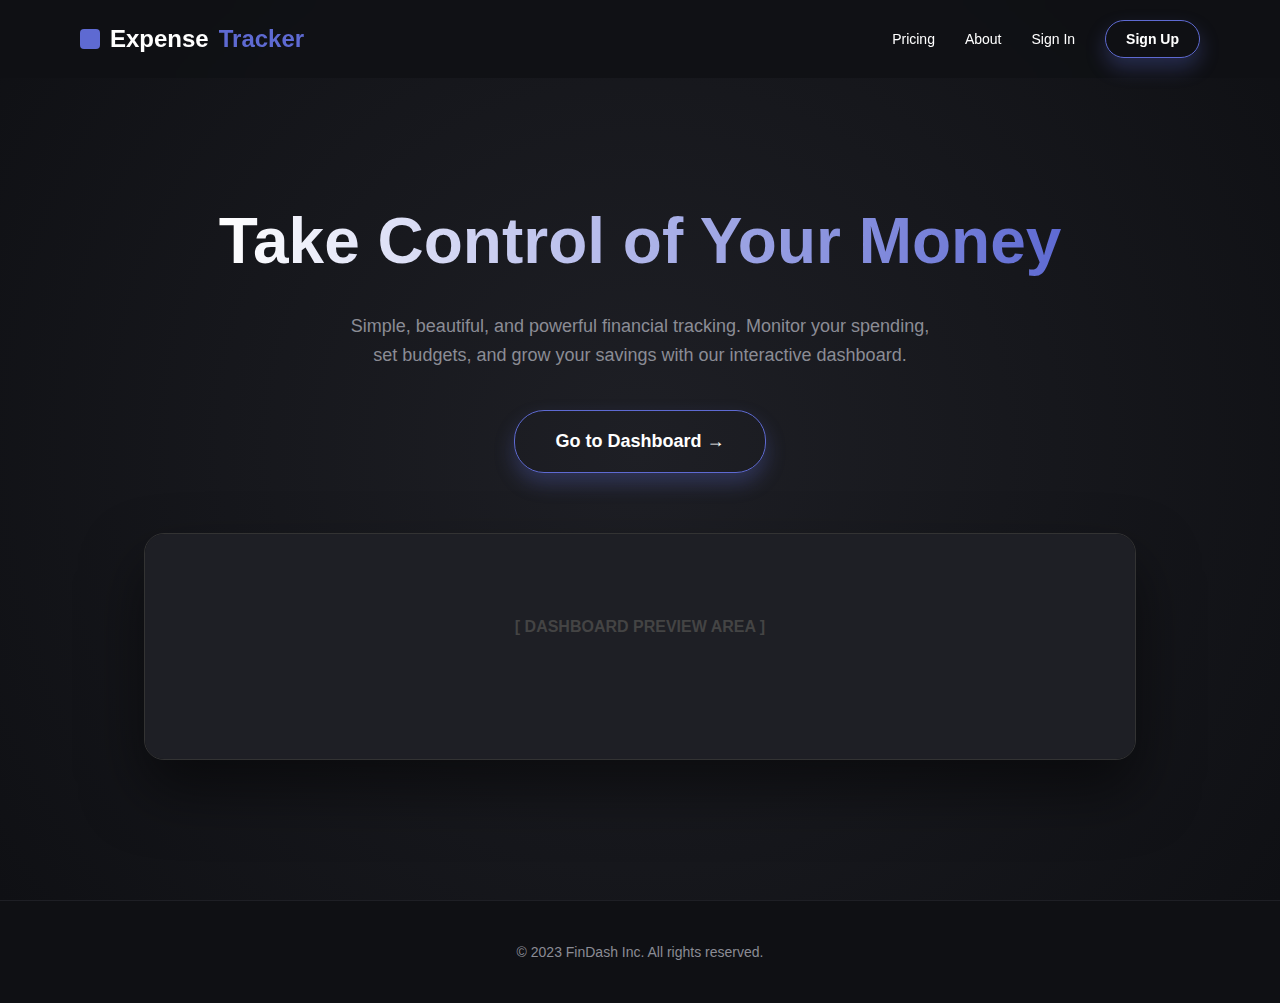
<file: index.html>
<!DOCTYPE html>
<html lang="en">

<head>
    <meta charset="UTF-8">
    <meta name="viewport" content="width=device-width, initial-scale=1.0">
    <title>Smart Expense Tracking</title>
    <script src="auth.js"></script>
    <link rel="stylesheet" href="index.css">
</head>

<body>

    <nav>
        <div class="logo">
            <div style="width:20px; height:20px; background:var(--primary); border-radius:4px"></div>
            Expense<span>Tracker</span>
        </div>
        <ul class="nav-links" id="nav-links">
            <li><a href="pricing.html">Pricing</a></li>
            <li><a href="about.html">About</a></li>
            <li><a href="#" onclick="openModal('auth-modal'); flipToSignin();">Sign In</a></li>
            <li><a href="#" onclick="openModal('auth-modal'); flipToSignup();" class="btn-primary" style="padding: 10px 20px; font-size: 14px;">Sign Up</a></li>
        </ul>
    </nav>

    <section class="hero">
        <h1>Take Control of Your Money</h1>
        <p>Simple, beautiful, and powerful financial tracking. Monitor your spending, set budgets, and grow your savings
            with our interactive dashboard.</p>

        <a href="dashboard.html" class="btn-primary1">Go to Dashboard →</a>

        <div class="preview-container">
            <div style="background: var(--bg-accent); padding: 80px; color: #444; font-weight: bold;">
                [ DASHBOARD PREVIEW AREA ]
                <p style="font-size: 12px; color: #666; font-weight: normal; "></p>
            </div>
        </div>
    </section>

    <footer>
        &copy; 2023 FinDash Inc. All rights reserved.
    </footer>

    <!-- Auth Modal (Flip Card) -->
    <div id="auth-modal" class="modal">
        <div class="flip-card" id="auth-flip-card">
            <div class="flip-card-inner">
                <!-- Sign In Front -->
                <div class="flip-card-front">
                    <span class="modal-close" onclick="closeModal('auth-modal')">&times;</span>
                    <div class="modal-content">
                        <h2 style="color: var(--text-main);">Sign <span>In</span></h2>
                        <form id="signin-form">
                            <div class="form-group">
                                <label for="signin-email">Email</label>
                                <input type="email" id="signin-email" required>
                            </div>
                            <div class="form-group">
                                <label for="signin-password">Password</label>
                                <input type="password" id="signin-password" required>
                            </div>
                            <div class="error-message" id="signin-error"></div>
                            <div class="modal-buttons">
                                <button type="button" class="btn-modal btn-secondary-modal" onclick="closeModal('auth-modal')">Cancel</button>
                                <button type="submit" class="btn-modal btn-primary-modal">Sign In</button>
                            </div>
                        </form>
                        <div class="forgot-password-link">
                            <a href="#" onclick="showForgotPassword()">Forgot Password?</a>
                        </div>
                        <div class="switch-modal">
                            Don't have an account? <a href="#" onclick="flipToSignup()">Sign Up</a>
                        </div>
                    </div>
                </div>

                <!-- Sign Up Back -->
                <div class="flip-card-back">
                    <span class="modal-close" onclick="closeModal('auth-modal')">&times;</span>
                    <div class="modal-content">
                        <h2>Sign Up</h2>
                        <form id="signup-form">
                            <div class="form-group">
                                <label for="signup-name">Full Name</label>
                                <input type="text" id="signup-name" required>
                            </div>
                            <div class="form-group">
                                <label for="signup-email">Email</label>
                                <input type="email" id="signup-email" required>
                            </div>
                            <div class="form-group">
                                <label for="signup-password">Password</label>
                                <input type="password" id="signup-password" required minlength="6">
                            </div>
                            <div class="form-group">
                                <label for="signup-confirm-password">Confirm Password</label>
                                <input type="password" id="signup-confirm-password" required minlength="6">
                            </div>
                            <div class="error-message" id="signup-error"></div>
                            <div class="modal-buttons">
                                <button type="button" class="btn-modal btn-secondary-modal" onclick="closeModal('auth-modal')">Cancel</button>
                                <button type="submit" class="btn-modal btn-primary-modal">Sign Up</button>
                            </div>
                        </form>
                        <div class="switch-modal">
                            Already have an account? <a href="#" onclick="flipToSignin()">Sign In</a>
                        </div>
                    </div>
                </div>
            </div>
        </div>
    </div>

    <!-- Forgot Password Modal -->
    <div id="forgot-password-modal" class="modal">
        <div class="modal-content" style="max-width: 400px; margin: 5% auto;">
            <span class="modal-close" onclick="closeModal('forgot-password-modal')">&times;</span>
            <div class="modal-content">
                <h2 style="text-align: center; margin-bottom: 20px;">Reset Password</h2>

                <!-- Step 1: Enter Email -->
                <div id="forgot-step-1">
                    <p style="text-align: center; color: #8b8c95; margin-bottom: 20px; font-size: 14px;">
                        Enter your email address and we'll send you a reset code.
                    </p>
                    <form id="forgot-email-form">
                        <div class="form-group">
                            <label for="forgot-email">Email Address</label>
                            <input type="email" id="forgot-email" required placeholder="Enter your email">
                        </div>
                        <div class="error-message" id="forgot-email-error"></div>
                        <div class="modal-buttons">
                            <button type="button" class="btn-modal btn-secondary-modal" onclick="closeModal('forgot-password-modal')">Cancel</button>
                            <button type="submit" class="btn-modal btn-primary-modal">Send Reset Code</button>
                        </div>
                    </form>
                </div>

                <!-- Step 2: Enter Reset Code -->
                <div id="forgot-step-2" style="display: none;">
                    <p style="text-align: center; color: #8b8c95; margin-bottom: 20px; font-size: 14px;">
                        We've sent a reset code to <span id="reset-email-display"></span>
                    </p>
                    <form id="forgot-code-form">
                        <div class="form-group">
                            <label for="reset-code">Reset Code</label>
                            <input type="text" id="reset-code" required placeholder="Enter 6-digit code" maxlength="6">
                        </div>
                        <div class="form-group">
                            <label for="new-password">New Password</label>
                            <input type="password" id="new-password" required placeholder="Enter new password">
                        </div>
                        <div class="form-group">
                            <label for="confirm-new-password">Confirm New Password</label>
                            <input type="password" id="confirm-new-password" required placeholder="Confirm new password">
                        </div>
                        <div class="error-message" id="forgot-code-error"></div>
                        <div class="modal-buttons">
                            <button type="button" class="btn-modal btn-secondary-modal" onclick="backToEmailStep()">Back</button>
                            <button type="submit" class="btn-modal btn-primary-modal">Reset Password</button>
                        </div>
                    </form>
                </div>

                <!-- Step 3: Success -->
                <div id="forgot-step-3" style="display: none; text-align: center;">
                    <div style="font-size: 48px; margin-bottom: 20px;">✅</div>
                    <h3 style="color: var(--success); margin-bottom: 15px;">Password Reset Successful!</h3>
                    <p style="color: #8b8c95; margin-bottom: 20px;">
                        Your password has been updated. You can now sign in with your new password.
                    </p>
                    <button class="btn-modal btn-primary-modal" onclick="closeModal('forgot-password-modal'); openModal('auth-modal'); flipToSignin();" style="width: 100%;">Sign In Now</button>
                </div>
            </div>
        </div>
    </div>

    <script src="index.js"></script>

</body>

</html>
</file>
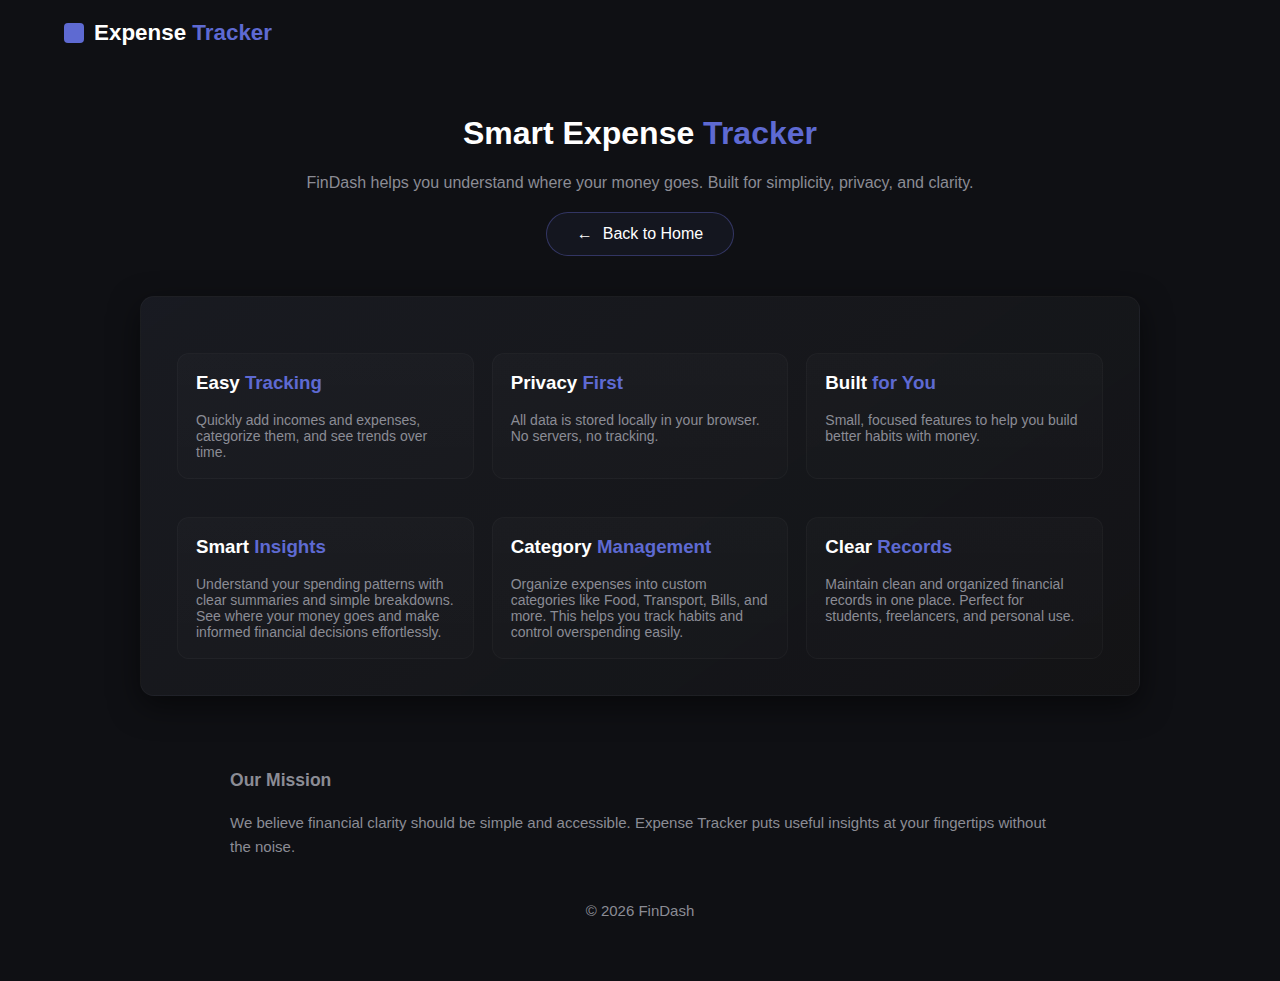
<file: about.html>
<!DOCTYPE html>
<html lang="en">

<head>
    <meta charset="UTF-8">
    <meta name="viewport" content="width=device-width, initial-scale=1.0">
    <title>About</title>
    <link rel="stylesheet" href="about.css">
    <script src="auth.js"></script>
</head>

<body >
    <header>
        <nav class="navbar">
            <div class="logo">
                <div class="logo-box"></div>
                <div class="logo-text">Expense <span>Tracker</span></div>
            </div>
            <!-- <ul class="nav-links">
                <li><a href="index.html">Features</a></li>
                <li><a href="pricing.html" class="active">Pricing</a></li>
                <li><a href="about.html">About</a></li>
                <li><a href="#">Sign In</a></li>
                <li><a href="#" class="btn-signup">Sign Up</a></li>
            </ul>
        </nav> -->
    </header>

    <main class="main-content about-main">

        <div id="about-content">
            <h1>Smart Expense <span>Tracker</span></h1>
            <p class="lead">FinDash helps you understand where your money goes. Built for simplicity, privacy, and
                clarity.</p>
        </div>
        <section class="about-hero">
            <div class="container">
                <div class="hero-actions">
                    <a href="index.html" class="btn-back">
                        <span class="arrow">←</span> Back to Home
                    </a>
                </div>
            </div>
        </section>
        <section class="about-hero1">
            <div class="about-container">

                <div class="features">
                    <div class="feature">
                        <h3>Easy <span>Tracking</span></h3>
                        <p>Quickly add incomes and expenses, categorize them, and see trends over time.</p>
                    </div>
                    <div class="feature">
                        <h3>Privacy <span>First</span></h3>
                        <p>All data is stored locally in your browser. No servers, no tracking.</p>
                    </div>
                    <div class="feature">
                        <h3>Built <span>for You</span></h3>
                        <p>Small, focused features to help you build better habits with money.</p>
                    </div>
                    <div class="feature">
                        <h3>Smart <span>Insights</span></h3>
                        <p>Understand your spending patterns with clear summaries and simple breakdowns.
                            See where your money goes and make informed financial decisions effortlessly.</p>
                    </div>
                    <div class="feature">
                        <h3>Category <span>Management</span></h3>
                        <p>Organize expenses into custom categories like Food, Transport, Bills, and more.
                            This helps you track habits and control overspending easily.</p>
                    </div>
                    <div class="feature">
                        <h3>Clear <span>Records</span></h3>

                        <p>Maintain clean and organized financial records in one place.
                            Perfect for students, freelancers, and personal use.</p>
                    </div>

                </div>
            </div>
        </section>

        <section class="team">
            <h3>Our Mission</h3>
            <p>We believe financial clarity should be simple and accessible. Expense Tracker puts useful insights at your
                fingertips without the noise.</p>
            <footer style="margin-top: 40px;">
                &copy; 2026 FinDash
            </footer>
        </section>

    </main>

    <script src="index.js"></script>
    <!-- <script src="animations.js"></script> -->
</body>

</html>
</file>
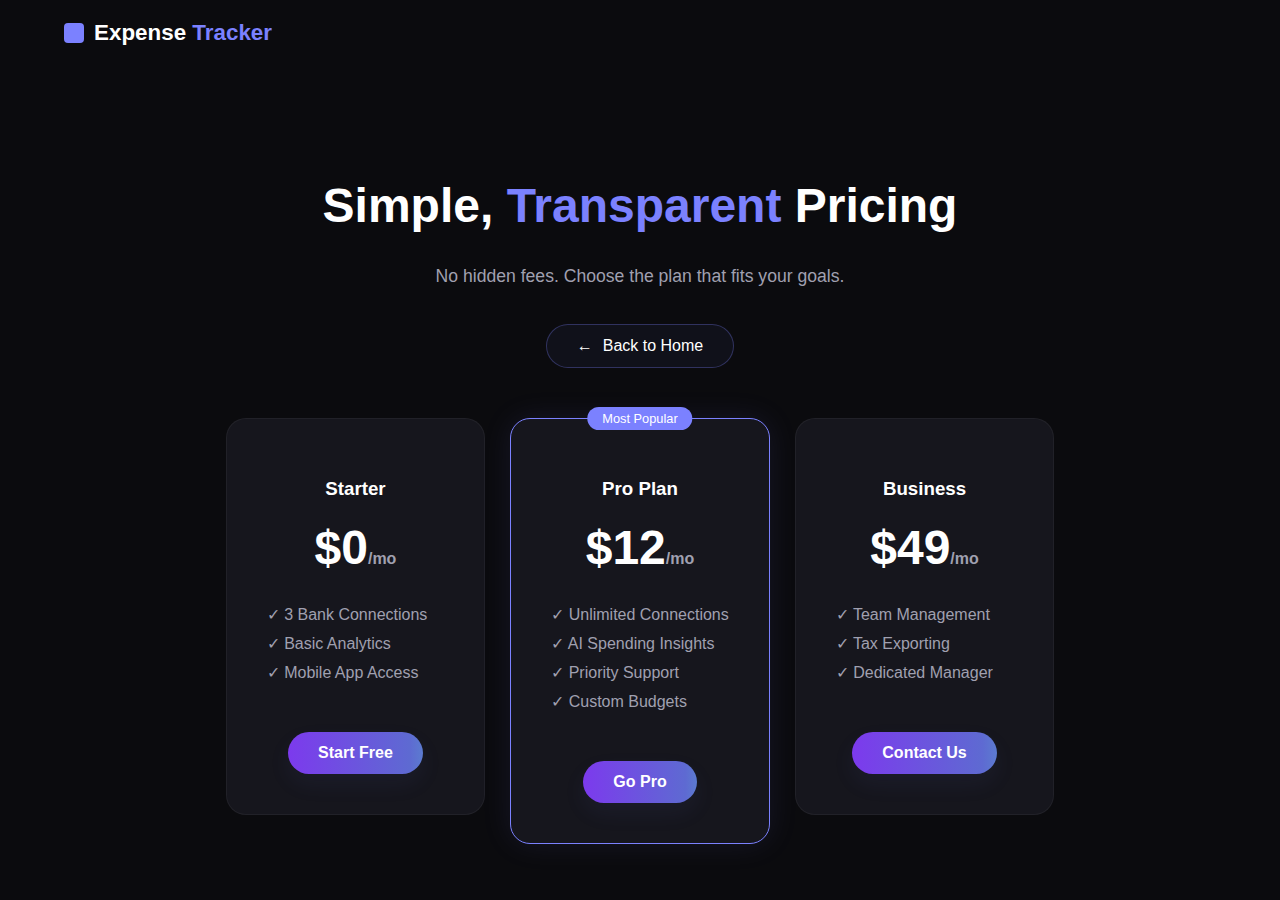
<file: pricing.html>
<!DOCTYPE html>
<html lang="en">

<head>
    <meta charset="UTF-8">
    <meta name="viewport" content="width=device-width, initial-scale=1.0">
    <title>Pricing</title>
    <link rel="stylesheet" href="pricing.css">
</head>

<body class="dark-theme">

    <header>
        <nav class="navbar">
            <div class="logo">
                <div class="logo-box"></div>
                <div class="logo-text">Expense <span>Tracker</span></div>
            </div>
            <!-- <ul class="nav-links">
                <li><a href="index.html">Features</a></li>
                <li><a href="pricing.html" class="active">Pricing</a></li>
                <li><a href="about.html">About</a></li>
                <li><a href="#">Sign In</a></li>
                <li><a href="#" class="btn-signup">Sign Up</a></li>
            </ul>
        </nav> -->
    </header>

    <main class="container">
        <section class="pricing-intro">
            <h1>Simple, <span>Transparent</span> Pricing</h1>
            <p class="subtitle">No hidden fees. Choose the plan that fits your goals.</p>
        </section>
        <section class="about-hero">
            <div class="container">
                <div class="hero-actions">
                    <a href="index.html" class="btn-back">
                        <span class="arrow">←</span> Back to Home
                    </a>
                </div>
            </div>
        </section>

        <section class="pricing-grid">
            <div class="card">
                <h3>Starter</h3>
                <div class="price">$0<span>/mo</span></div>
                <ul>
                    <li>✓ 3 Bank Connections</li>
                    <li>✓ Basic Analytics</li>
                    <li>✓ Mobile App Access</li>
                </ul>
                <a href="#" ><div class="btn-filled">Start Free</div></a>
            </div>

            <div class="card featured">
                <div class="popular-tag">Most Popular</div>
                <h3>Pro Plan</h3>
                <div class="price">$12<span>/mo</span></div>
                <ul>
                    <li>✓ Unlimited Connections</li>
                    <li>✓ AI Spending Insights</li>
                    <li>✓ Priority Support</li>
                    <li>✓ Custom Budgets</li>
                </ul>
                <a href="#" ><div class="btn-filled">Go Pro</div></a>
            </div>

            <div class="card">
                <h3>Business</h3>
                <div class="price">$49<span>/mo</span></div>
                <ul>
                    <li>✓ Team Management</li>
                    <li>✓ Tax Exporting</li>
                    <li>✓ Dedicated Manager</li>
                </ul>
                <a href="#" ><div class="btn-filled">Contact Us</div></a>
            </div>
        </section>


    </main>

</body>

</html>
</file>
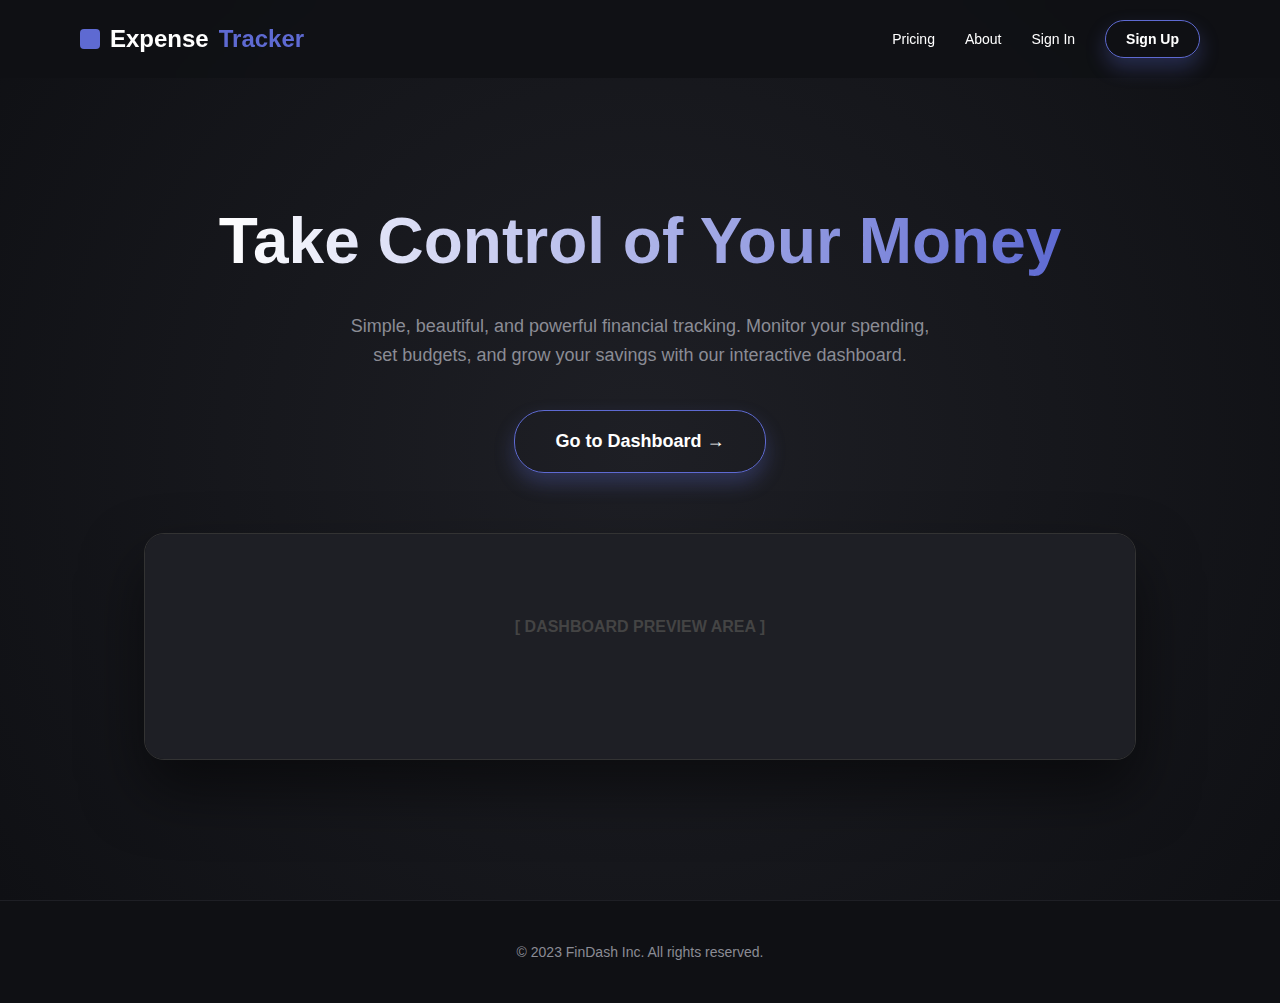
<file: transactions.html>
<!DOCTYPE html>
<html lang="en">

<head>
    <meta charset="UTF-8">
    <meta name="viewport" content="width=device-width, initial-scale=1.0">
    <title>Transactions</title>
    <script src="auth.js"></script>
    <link rel="stylesheet" href="transactions.css">
</head>

<body>

    <nav class="sidebar" id="sidebar">
        <div class="logo">
            <div style="width:20px; height:20px; background:var(--primary); border-radius:5px"></div>
            Expense <span>Tracker</span>
        </div>
        <ul class="nav-menu">
            <li><a href="index.html" class="nav-item">🏠 Home</a></li>
            <li><a href="dashboard.html" class="nav-item">📊 Dashboard</a></li>
            <li><a href="transactions.html" class="nav-item active">📜 Transactions</a></li>
            <li id="admin-link" style="display:none;"><a href="#" class="nav-item" onclick="showAdminPanel()">👑 Admin
                    Panel</a></li>
            <li><a href="#" class="nav-item" onclick="logout()" style="margin-top: 20px; color: #d44d4d;">🚪 Logout</a>
            </li>
        </ul>
    </nav>

    <main class="main-content">
        <header class="top-bar">
            <button class="menu-toggle" onclick="toggleSidebar()">☰</button>
            <h2 style="flex: 1; margin-left: 15px;">Transactions History</h2>
            <div class="top-actions">
                <button class="action-btn btn-primary btn-export" onclick="exportTransactionsPDF()" style="padding:10px 16px;">📄 Export PDF</button>
            </div>
            <div class="btn-group">
                <button class="action-btn btn-success" onclick="openModal('income')"
                    style="padding:10px 20px; border:none; border-radius:8px; cursor:pointer; color:white;">+
                    Income</button>
                <button class="action-btn btn-primary" onclick="openModal('add')"
                    style="padding:10px 20px; border:none; border-radius:8px; cursor:pointer; color:white; background:var(--primary); margin-left:10px;">+
                    Expense</button>
            </div>
        </header>

        <input type="text" id="tableSearch" class="search-input" placeholder="Search transactions..."
            oninput="loadTable()">

        <div class="table-card">
            <table>
                <thead>
                    <tr>
                        <th>Date</th>
                        <th>Description</th>
                        <th>Category</th>
                        <th>Type</th>
                        <th>Amount</th>
                        <th style="text-align: right;">Action</th>
                    </tr>
                </thead>
                <tbody id="fullTransactionTable"></tbody>
            </table>
        </div>
    </main>

    <div class="modal-overlay" id="expenseModal"
        style="position:fixed; inset:0; background:rgba(0,0,0,0.85); display:none; justify-content:center; align-items:center; z-index:2000;">
        <div class="modal-content"
            style="background:#23242e; width:450px; border-radius:12px; padding:30px; border:1px solid #333;">
            <h3 id="modalTitle" style="margin-bottom:20px;">Entry</h3>
            <form id="expenseForm">
                <input type="date" class="form-control" id="transDate" required
                    style="width:100%; background:var(--bg-input); border:1px solid #333; color:white; padding:12px; border-radius:8px; margin-bottom:15px;">
                <input type="number" step="0.01" class="form-control" id="transAmount" placeholder="Amount" required
                    style="width:100%; background:var(--bg-input); border:1px solid #333; color:white; padding:12px; border-radius:8px; margin-bottom:15px;">
                <select class="form-control" id="transCategory"
                    style="width:100%; background:var(--bg-input); border:1px solid #333; color:white; padding:12px; border-radius:8px; margin-bottom:15px;"></select>
                <input type="text" class="form-control" id="transDesc" placeholder="Note (Optional)"
                    style="width:100%; background:var(--bg-input); border:1px solid #333; color:white; padding:12px; border-radius:8px; margin-bottom:15px;">
                <div style="display:flex; justify-content: flex-end; gap:10px;">
                    <button type="button" class="action-btn"
                        style="background:#444; border:none; padding:10px 20px; border-radius:8px; color:white; cursor:pointer;"
                        onclick="closeModal()">Cancel</button>
                    <button type="submit" class="action-btn btn-primary"
                        style="background:var(--primary); border:none; padding:10px 20px; border-radius:8px; color:white; cursor:pointer;">Save</button>
                </div>
            </form>
        </div>
    </div>

    <script src="transactions.js"></script>
</body>

</html>
</file>
<file: index.css>
/* Extracted from index.html */
:root {
    --bg-dark: #0f1014;
    --bg-accent: #1e1f25;
    --primary: #5e6ad2;
    --text-main: #ffffff;
    --text-muted: #8b8c95;
    --font-family: 'Segoe UI', Roboto, sans-serif;

    /* Gradient colors for decorative accents */
    --accent-1: #7c3aed;
    --accent-2: #5e6ad2;
    --accent-3: #4fd1c5;
    --accent-4: #f6ad55;
}

* {
    margin: 0;
    padding: 0;
    box-sizing: border-box;
}

body {
    font-family: var(--font-family);
    background-color: var(--bg-dark);
    color: var(--text-main);
    line-height: 1.6;
    overflow-x: hidden;
}

/* --- NAVIGATION --- */
nav {
    display: flex;
    justify-content: space-between;
    align-items: center;
    padding: 20px 80px;
    background: #0f1014cc;
    backdrop-filter: blur(10px);
    position: fixed;
    width: 100%;
    top: 0;
    z-index: 1000;
}

.logo {
    font-size: 24px;
    font-weight: bold;
    display: flex;
    align-items: center;
    gap: 10px;
}

.logo span {
    color: var(--primary);
}

.nav-links {
    display: flex;
    gap: 30px;
    list-style: none;
}

.nav-links a {
    text-decoration: none;
    color: #ffffff;
    transition: 0.3s;
    font-size: 14px;
}

.nav-links a:hover {
    color: var(--primary);
}

/* --- HERO SECTION --- */
.hero {
    height: 100vh;
    display: flex;
    flex-direction: column;
    justify-content: center;
    align-items: center;
    text-align: center;
    padding: 0 20px;
    background: radial-gradient(circle at center, #1e1f25 0%, #0f1014 100%);
}

.hero h1 {
    font-size: 64px;
    padding-top: 50px;
    margin-bottom: 20px;
    background: linear-gradient(to right, #ffffff, var(--primary));
    -webkit-background-clip: text;
    -webkit-text-fill-color: #00000000;
}

.hero p {
    color: #8b8c95;
    max-width: 600px;
    font-size: 18px;
    margin-bottom: 40px;
}

/* THE "HOME BUTTON" / GET STARTED */
.btn-primary {
    border: 1px solid var(--primary);
    color: #ffffff;
    padding: 16px 40px;
    border-radius: 30px;
    text-decoration: none;
    font-weight: 600;
    font-size: 18px;
    transition: transform 0.3s, box-shadow 0.3s;
    box-shadow: 0 10px 20px #5e6ad24c;
}

.btn-primary:hover {
    transform: translateY(-3px);
    box-shadow: 0 15px 30px #5e6ad280;
}

.btn-primary1 {
    border: 1px solid var(--primary);
    color: #ffffff;
    padding: 16px 40px;
    border-radius: 30px;
    text-decoration: none;
    font-weight: 600;
    font-size: 18px;
    transition: transform 0.3s, box-shadow 0.3s;
    box-shadow: 0 10px 20px #5e6ad24c;
}

.btn-primary1:hover {
    transform: translateY(-3px);
    background-color: #5e6ad280;
    box-shadow: 0 15px 30px #5e6ad280;
}

/* --- FEATURES PREVIEW --- */
.preview-container {
    margin-top: 60px;
    border: 1px solid #333333;
    border-radius: 20px;
    overflow: hidden;
    width: 80%;
    max-width: 1000px;
    box-shadow: 0 30px 60px #00000080;
}

.preview-img {
    width: 100%;
    display: block;
    filter: brightness(0.8);
}

/* --- FOOTER --- */
footer {
    padding: 40px;
    text-align: center;
    color: #8b8c95;
    font-size: 14px;
    border-top: 1px solid #1e1f25;
}

/* --- MODALS --- */
.modal {
    display: none;
    position: fixed;
    z-index: 2000;
    left: 0;
    top: 0;
    width: 100%;
    height: 100%;
    background: linear-gradient(135deg, #0f1014f2 0%, #1f2129f2 100%);
    backdrop-filter: blur(10px);
    -webkit-backdrop-filter: blur(10px);

    /* center content when visible */
    align-items: center;
    justify-content: center;
    padding: 24px;
    overflow-y: auto;
} 

.flip-card {
    background-color: #00000000;
    perspective: 1200px;
    margin: 3% auto;
    width: 380px;
    height: 650px;
    position: relative;
    animation: float 6s ease-in-out infinite;
    overflow: visible;
}

/* Animated gradient border effect (subtle blurred glow) */
.flip-card::before {
    content: "";
    position: absolute;
    inset: -8px;
    border-radius: 28px;
    background: linear-gradient(90deg, var(--accent-1), var(--accent-2) 40%, var(--accent-3) 70%, var(--accent-4));
    background-size: 300% 100%;
    z-index: -2;
    filter: blur(12px);
    opacity: 1;
    transition: opacity 240ms ease, filter 240ms ease;
    pointer-events: none;
    /* run animation continuously */
    animation: moveGradient 3s linear infinite;
    animation-play-state: running;
} 

.flip-card::after {
    /* inner ring to create a crisp edge between card and glow */
    content: "";
    position: absolute;
    inset: -2px;
    border-radius: 26px;
    z-index: -1;
    pointer-events: none;
    background: transparent;
}

/* Visual tweaks for flip & hover — animation runs continuously */
.flip-card.flipped::before,
.flip-card:hover::before {
    opacity: 1;
    filter: blur(12px);
}

@keyframes moveGradient {
    0% { background-position: 0% 50%; }
    50% { background-position: 100% 50%; }
    100% { background-position: 0% 50%; }
}

@keyframes float {
    0%, 100% { transform: translateY(0px); }
    50% { transform: translateY(-10px); }
}

.flip-card-inner {
    position: relative;
    width: 100%;
    height: 100%;
    text-align: center;
    transition: transform 0.8s cubic-bezier(0.175, 0.885, 0.32, 1.275);
    transform-style: preserve-3d;
}

.flip-card.flipped .flip-card-inner {
    transform: rotateY(180deg);
}

.flip-card-front, .flip-card-back {
    position: absolute;
    width: 100%;
    height: 100%;
    -webkit-backface-visibility: hidden;
    backface-visibility: hidden;
    border-radius: 25px;
    box-shadow: 0 25px 50px #00000066, 0 0 0 1px #ffffff1a;
    overflow: hidden;
    background: linear-gradient(145deg, var(--bg-accent) 0%, #1a1c23f2 100%);
}

.flip-card-front::after,
.flip-card-back::after {
    content: '';
    position: absolute;
    top: 0;
    left: 0;
    right: 0;
    bottom: 0;
    background:
        radial-gradient(circle at 20% 80%, #5e6ad21a 0%, #00000000 50%),
        radial-gradient(circle at 80% 20%, #4fd1c51a 0%, #00000000 50%),
        radial-gradient(circle at 40% 40%, #7c3aed0d 0%, #00000000 50%);
    pointer-events: none;
}

.flip-card-back::after {
    background:
        radial-gradient(circle at 20% 80%, #4fd1c51a 0%, #00000000 50%),
        radial-gradient(circle at 80% 20%, #38b2ac1a 0%, #00000000 50%),
        radial-gradient(circle at 40% 40%, #38b2ac0d 0%, #00000000 50%);
}

.flip-card-front {
    background: linear-gradient(145deg, var(--bg-accent) 0%, #1a1c23f2 100%);
}

.flip-card-back {
    background: linear-gradient(145deg, var(--bg-accent) 0%, #1a1c23f2 100%);
    transform: rotateY(180deg);
}

.flip-card-front::before {
    content: '';
    position: absolute;
    top: 0;
    left: 0;
    right: 0;
    height: 4px;
    background: linear-gradient(90deg, var(--primary), #7c3aed, var(--primary));
    border-radius: 25px 25px 0 0;
}

.flip-card-back::before {
    content: '';
    position: absolute;
    top: 0;
    left: 0;
    right: 0;
    height: 4px;
    background: linear-gradient(90deg, #7c3aed,  #7c3aed, #7c3aed);
    border-radius: 25px 25px 0 0;
}

.modal-content {
    padding: 35px 30px;
    height: 100%;
    display: flex;
    flex-direction: column;
    justify-content: center;
    position: relative;
}

.modal-content::before {
    content: '🔐';
    font-size: 48px;
    position: absolute;
    top: 50px;
    left: 50%;
    transform: translateX(-50%);
    opacity: 0.8;
}

.flip-card-back .modal-content::before {
    content: ' ';
}

.modal h2 {
    text-align: center;
    margin-bottom: 10px;
    margin-top:40px;
    color: var(--primary);
    font-size: 28px;
    font-weight: 700;
    background: linear-gradient(135deg, var(--primary), #7c3aed);
    -webkit-background-clip: text;
    -webkit-text-fill-color: transparent;
    background-clip: text;
    position: relative;
}

.flip-card-back .modal h2 {
    background: linear-gradient(135deg, #7c3aed,  #7c3aed);
    -webkit-background-clip: text;
    -webkit-text-fill-color: transparent;
    background-clip: text;
}

.form-group {
    margin-bottom: 18px;
    text-align: left;
    position: relative;
}

.form-group label {
    display: block;
    margin-bottom: 6px;
    color: var(--text-main);
    font-size: 14px;
    font-weight: 500;
    transition: color 0.3s;
}

.form-group input {
    width: 100%;
    padding: 14px 16px;
    background: linear-gradient(145deg, #2a2b33cc, #1f212999);
    border: 2px solid #5e6ad233;
    border-radius: 12px;
    color: var(--text-main);
    font-size: 15px;
    transition: all 0.3s ease;
    backdrop-filter: blur(10px);
}

.form-group input:focus {
    border-color: var(--primary);
    outline: none;
    box-shadow: 0 0 20px #5e6ad24c;
    transform: translateY(-2px);
}

.flip-card-back .form-group input:focus {
    border-color:  #7c3aed;
    box-shadow: 0 0 20px #4fd1c54c;
}

.modal-buttons {
    display: flex;
    gap: 10px;
    margin-top: 25px;
}

.btn-modal {
    flex: 1;
    padding: 14px;
    border: none;
    border-radius: 12px;
    font-size: 15px;
    font-weight: 600;
    cursor: pointer;
    transition: all 0.3s ease;
    position: relative;
    overflow: hidden;
}

.btn-modal::before {
    content: '';
    position: absolute;
    top: 0;
    left: -100%;
    width: 100%;
    height: 100%;
    background: linear-gradient(90deg, #00000000, #ffffff33, #00000000);
    transition: left 0.5s;
}

.btn-modal:hover::before {
    left: 100%;
}

.btn-primary-modal {
    background: linear-gradient(135deg, var(--primary),  #7c3aed);
    color: #ffffff;
    box-shadow: 0 4px 15px #5e6ad266;
}

.btn-primary-modal:hover {
    transform: translateY(-2px);
    box-shadow: 0 8px 25px #5e6ad299;
}

.flip-card-back .btn-primary-modal {
    background: linear-gradient(135deg, #7c3aed,  #7c3aed);
    box-shadow: 0 4px 15px #7c3aed66;
}

.flip-card-back .btn-primary-modal:hover {
    box-shadow: 0 8px 25px #7c3aed99;
}

.btn-secondary-modal {
    background: #ffffff1a;
    border: 2px solid #ffffff33;
    color: var(--text-main);
    backdrop-filter: blur(10px);
}

.btn-secondary-modal:hover {
    background: #ffffff33;
    transform: translateY(-2px);
}

.modal-close {
    position: absolute;
    top: 20px;
    right: 20px;
    font-size: 24px;
    cursor: pointer;
    color: #8b8c95;
    z-index: 1001;
    transition: all 0.3s;
    width: 40px;
    height: 40px;
    display: flex;
    align-items: center;
    justify-content: center;
    border-radius: 50%;
    background: #ffffff1a;
    backdrop-filter: blur(10px);
}

.modal-close:hover {
    color: var(--text-main);
    background: #ffffff33;
    transform: rotate(90deg);
}

.switch-modal {
    text-align: center;
    margin-top: 20px;
    font-size: 14px;
    color: #8b8c95;
}

.switch-modal a {
    color: var(--primary);
    text-decoration: none;
    cursor: pointer;
    font-weight: 500;
    transition: all 0.3s;
    position: relative;
}

.switch-modal a::after {
    content: '';
    position: absolute;
    bottom: -2px;
    left: 0;
    width: 0;
    height: 2px;
    background: var(--primary);
    transition: width 0.3s;
}

.switch-modal a:hover::after {
    width: 100%;
}

.flip-card-back .switch-modal a {
    color:  #7c3aed;
}

.flip-card-back .switch-modal a::after {
    background: #7c3aed;
}

.forgot-password-link {
    text-align: center;
    margin-top: 15px;
}

.forgot-password-link a {
    color: #8b8c95;
    text-decoration: none;
    font-size: 13px;
    cursor: pointer;
    transition: color 0.3s;
}

.forgot-password-link a:hover {
    color: var(--primary);
    text-decoration: underline;
}

.error-message {
    color: #ff6b6b;
    font-size: 13px;
    margin-top: 6px;
    display: none;
    font-weight: 500;
    animation: shake 0.5s ease-in-out;
}

@keyframes shake {
    0%, 100% { transform: translateX(0); }
    25% { transform: translateX(-5px); }
    75% { transform: translateX(5px); }
}
</file>
<file: about.css>
/* About page styles — clean, centered, responsive */
:root {
    --bg-dark: #0f1014;
    --bg-panel: #1e1f25;
    --primary: #5e6ad2;
    --accent: #7c3aed;
    --text-main: #ffffff;
    --text-muted: #8b8c95;
}

* {
    box-sizing: border-box;
}

body {
    font-family: 'Segoe UI', Roboto, sans-serif;
    background: var(--bg-dark);
    color: var(--text-main);
    margin: 0;
}

.navbar {
    display: flex;
    justify-content: space-between;
    align-items: center;
    padding: 20px 5%;
}

.logo {
    display: flex;
    align-items: center;
    gap: 10px;
}

.logo-box {
    width: 20px;
    height: 20px;
    background: var(--primary);
    border-radius: 4px;
}

.logo-text {
    font-size: 1.4rem;
    font-weight: bold;
}

.logo-text span {
    color: var(--primary);
}

.nav-links {
    display: flex;
    list-style: none;
    gap: 25px;
    align-items: center;
}

.nav-links a {
    text-decoration: none;
    color: var(--text-gray);
    transition: 0.3s;
}

.nav-links a.active,
.nav-links a:hover {
    color: var(--text-white);
}

.btn-signup {
    border: 1px solid var(--text-gray);
    padding: 8px 20px;
    border-radius: 50px;
}

.about-main {
    padding: 28px 20px;
    max-width: 1100px;
    margin: 0 auto;
}

/* BUTTONS */
.about-hero {
    display: flex;
    align-items: center;
    justify-content: center;
}

.btn-back {
    display: inline-flex;
    align-items: center;
    text-decoration: none;
    color: var(--text-main);
    border: 1px solid rgba(123, 129, 255, 0.3);
    padding: 12px 30px;
    border-radius: 50px;
    transition: 0.3s;
    background: rgba(123, 129, 255, 0.05);
}

.btn-back .arrow {
    margin-right: 10px;
    transition: transform 0.3s;
}

.btn-back:hover {
    border-color: var(--primary);
    box-shadow: 0 0 20px rgba(123, 129, 255, 0.2);
    background: rgba(123, 129, 255, 0.1);
}

.btn-back:hover .arrow {
    transform: translateX(-5px);
}

.about-hero1 {
    padding: 40px 0;
}

#about-content {
    max-width: 800px;
    margin: 0 auto;
    text-align: center;
    /* background-color: yellow; */
}

#about-content h1 span {
    color: var(--primary);
}

.about-container {
    max-width: 1000px;
    margin: 0 auto;
    /* background-color: red; */
    background: linear-gradient(145deg, rgba(26, 28, 35, 0.9), rgba(20, 20, 22, 0.96));
    padding: 36px;
    border-radius: 14px;
    border: 1px solid rgba(255, 255, 255, 0.03);
    box-shadow: 0 10px 30px rgba(0, 0, 0, 0.5);
}

.about-container h1 {
    font-size: 36px;
    margin: 0 0 8px 0;
    letter-spacing: -0.5px;
}

.lead {
    color: var(--text-muted);
    margin-bottom: 20px;
    font-size: 16px;
}

.features {
    display: grid;
    grid-template-columns: repeat(3, 1fr);
    gap: 18px;

}

.feature {
    display: block;
    flex-direction: column;
    background: linear-gradient(180deg, rgba(255, 255, 255, 0.02), rgba(255, 255, 255, 0.01));
    padding: 18px;
    border-radius: 12px;
    border: 1px solid rgba(255, 255, 255, 0.03);
    display: flex;
    gap: 12px;

    margin-top: 20px;
    align-items: flex-start;
}



.feature h3 {
    margin: 0 0 6px 0;
}

.feature h3 span {
    color: var(--primary);
}

.feature p {
    margin: 0;
    color: var(--text-muted);
    font-size: 14px;
}

.team {
    max-width: 820px;
    margin: 30px auto;
    color: var(--text-muted);
    font-size: 15px;
    line-height: 1.6;
}

.team footer {
    text-align: center;
    color: var(--text-muted);
    margin: 40px 0 20px;
}

@media (max-width: 900px) {
    .features {
        grid-template-columns: 1fr 1fr;
    }

    .about-container {
        padding: 24px;
    }
}

@media (max-width: 600px) {
    .features {
        grid-template-columns: 1fr;
    }

    .about-container h1 {
        font-size: 28px;
    }

    .about-main {
        padding: 18px;
    }
}

/* Reveal animations */
.reveal {
    opacity: 0;
    transform: translateY(12px) scale(0.995);
    transition: opacity 420ms cubic-bezier(.2, .9, .2, 1), transform 420ms cubic-bezier(.2, .9, .2, 1);
    will-change: opacity, transform;
}

.reveal.visible {
    opacity: 1;
    transform: none;
}

/* Feature card hover lift */
.feature {
    transition: transform 260ms cubic-bezier(.2, .9, .2, 1), box-shadow 260ms;
}

.feature:hover {
    transform: translateY(-6px);
    box-shadow: 0 8px 24px rgba(0, 0, 0, 0.45);
}

/* Make icons pop a bit when visible */
.feature .icon {
    transform-origin: center;
    transition: transform 360ms;
}

.feature.reveal.visible .icon {
    transform: scale(1.06);
}
</file>
<file: pricing.css>
/* GLOBAL THEME */
html, body { height: 100%; }

:root {
    --bg-color: #0b0b0e;
    --primary-purple: #7b81ff;
    --card-bg: #16161d;
    --text-white: #ffffff;
    --text-gray: #a0a0b0;
}

body.dark-theme {
    background-color: var(--bg-color) !important;
    color: var(--text-white) !important;
    font-family: 'Segoe UI', Tahoma, Geneva, Verdana, sans-serif;
    margin: 0;
    min-height: 100vh;
    display: flex;
    flex-direction: column;
}

/* Center main content vertically on wider screens to avoid unnecessary page scroll */
main.container {
    flex: 1;
    display: flex;
    flex-direction: column;
    justify-content: center;
    align-items: stretch;
    padding: 20px 20px;
}

.container {
    max-width: 1100px;
    margin: 0 auto;
    padding: 0 20px;
}

/* NAVBAR */
.navbar {
    display: flex;
    justify-content: space-between;
    align-items: center;
    padding: 20px 5%;
}

.logo {
    display: flex;
    align-items: center;
    gap: 10px;
}

.logo-box {
    width: 20px;
    height: 20px;
    background: var(--primary-purple);
    border-radius: 4px;
}

.logo-text {
    font-size: 1.4rem;
    font-weight: bold;
}

.logo-text span {
    color: var(--primary-purple);
}

/* PRICING HEADER */
.pricing-intro {
    text-align: center;
    padding: 48px 0 20px;
}

@media (max-width: 900px) {
    /* On narrow screens revert to larger spacing and allow scrolling */
    main.container { justify-content: flex-start; padding-top: 40px; }
    .pricing-intro { padding: 80px 0 40px; }
    .pricing-grid { margin-top: 40px; margin-bottom: 40px; }
}
.pricing-intro h1 {
    font-size: 3rem;
}

.pricing-intro h1 span {
    color: var(--primary-purple);
}

.subtitle {
    color: var(--text-gray);
    font-size: 1.1rem;
}

/* PRICING CARDS */
.pricing-grid {
    display: grid;
    /* allow cards to shrink a bit so three fit comfortably on most desktop widths */
    grid-template-columns: repeat(auto-fit, minmax(260px, 1fr));
    gap: 25px;
    margin-top: 50px;
    margin-bottom: 24px;
    align-items: start;
}

/* Force a three-column layout on wider viewports so the boxes stay on the same line */
@media (min-width: 1000px) {
    .pricing-grid { grid-template-columns: repeat(3, 1fr); }
}

.card {
    background: var(--card-bg);
    padding: 40px;
    border-radius: 20px;
    border: 1px solid rgba(255, 255, 255, 0.05);
    text-align: center;
    position: relative;
    transition: 0.3s;
}

.card:hover {
    border-color: var(--primary-purple);
    transform: translateY(-5px);
}

.card.featured {
    border: 1px solid var(--primary-purple);
    box-shadow: 0 0 30px rgba(123, 129, 255, 0.1);
}

.popular-tag {
    position: absolute;
    top: -12px;
    left: 50%;
    transform: translateX(-50%);
    background: var(--primary-purple);
    padding: 4px 15px;
    border-radius: 20px;
    font-size: 0.8rem;
}

.price {
    font-size: 3rem;
    font-weight: bold;
    margin: 20px 0;
}

.price span {
    font-size: 1rem;
    color: var(--text-gray);
}

.card ul {
    list-style: none;
    padding: 0;
    margin: 30px 0;
    text-align: left;
    color: var(--text-gray);
}

.card ul li {
    margin-bottom: 10px;
}

/* BUTTONS */
.about-hero {
    display: flex;
    align-items: center;
    justify-content: center;
}

.btn-back {
    display: inline-flex;
    align-items: center;
    text-decoration: none;
    color: var(--text-main);
    border: 1px solid rgba(123, 129, 255, 0.3);
    padding: 12px 30px;
    border-radius: 50px;
    transition: 0.3s;
    background: rgba(123, 129, 255, 0.05);
  
}

.btn-back .arrow {
    margin-right: 10px;
    transition: transform 0.3s;
}

.btn-back:hover {
    border-color: var(--primary-purple);
    box-shadow: 0 0 20px rgba(123, 129, 255, 0.2);
background-color:rgba(94,106,210,0.08) ;
  

}


.btn-back:hover .arrow {
    transform: translateX(-5px);
}
.pricing-grid .card  a{
    text-decoration: none;
      color: var(--text-main);
}
.pricing-grid .card  a .btn-filled{
    margin-top: 20px;
    
    padding: 12px 30px;
    border-radius: 50px;
    font-weight: bold;
    transition: 0.35s;
    display: inline-block;
    border: none;
    background: linear-gradient(90deg, #7c3aed, #5e6ad2 45%, #4fd1c5 75%);
    color: white;
    box-shadow: 0 10px 22px rgba(94,106,210,0.08);
    background-size: 200% 100%;
}
.pricing-grid .card  a .btn-filled:hover{
     background-position: 100% 0;
    box-shadow: 0 18px 36px rgba(124,58,237,0.09);
    transform: translateY(-3px);
}
</file>
<file: transactions.css>
:root {
    --bg-dark: #131418;
    --bg-panel: #1e1f25;
    --bg-input: #2a2b33;
    --primary: #5e6ad2;
    --danger: #d44d4d;
    --success: #4fd1c5;
    --text-main: #ffffff;
    --text-muted: #8b8c95;
    --border-radius: 12px;
    --sidebar-width: 250px;
}

* {
    box-sizing: border-box;
    margin: 0;
    padding: 0;
    outline: none;
}

body {
    font-family: 'Segoe UI', sans-serif;
    background-color: var(--bg-dark);
    color: var(--text-main);
    display: flex;
    height: 100vh;
    overflow: hidden;
}

/* --- SIDEBAR (Updated with Dashboard Mechanics) --- */
.sidebar {
    width: var(--sidebar-width);
    min-width: var(--sidebar-width);
    background-color: var(--bg-panel);
    padding: 20px;
    display: flex;
    flex-direction: column;
    border-right: 1px solid #2a2b33;
    z-index: 1001;
    /* Exactly matching the Dashboard animation curve */
    transition: transform 0.4s cubic-bezier(0.175, 0.885, 0.32, 1.275);
}

.sidebar.collapsed {
    transform: translateX(-100%);
    margin-right: calc(var(--sidebar-width) * -1);
    /* Moves content left */
}

.logo {
    font-size: 20px;
    font-weight: bold;
    margin-bottom: 40px;
    display: flex;
    align-items: center;
    gap: 10px;
}
.logo span{
    color: var(--primary);
    
    
}

.nav-menu {
    list-style: none;
}

.nav-item {
    padding: 12px 15px;
    margin-bottom: 8px;
    border-radius: 8px;
    color: #8b8c95;
    cursor: pointer;
    display: flex;
    align-items: center;
    gap: 12px;
    text-decoration: none;
    transition: 0.3s;
}

.nav-item:hover {
    background: rgba(94, 106, 210, 0.1);
    color: var(--text-main);
}

.nav-item.active {
    background-color: var(--primary);
    color: white;
    box-shadow: 0 4px 15px rgba(94, 106, 210, 0.3);
}

/* --- MAIN CONTENT --- */
.main-content {
    flex: 1;
    padding: 20px 40px;
    overflow-y: auto;
    transition: 0.4s;
}

.top-bar {
    display: flex;
    justify-content: space-between;
    align-items: center;
    margin-bottom: 30px;
    gap: 15px;
}

/* Hide the Income / Expense buttons on the Transactions page */
.top-bar .btn-group { display: none !important; }

/* Export action visible on Transactions page */
.top-actions { display: flex; gap: 10px; align-items: center; }
.btn-export { padding: 8px 14px; font-size: 14px; border-radius: 8px; background: var(--primary); color: white; border: none; cursor: pointer; }
.btn-export:hover { opacity: 0.95; transform: translateY(-1px); }

.menu-toggle {
    background: var(--bg-panel);
    border: 1px solid #333;
    color: white;
    padding: 10px 15px;
    border-radius: 8px;
    cursor: pointer;
}

/* --- TABLE AREA (Original preserved) --- */
.table-card {
    background: var(--bg-panel);
    border-radius: var(--border-radius);
    border: 1px solid #2a2b33;
    overflow-x: auto;
}

table {
    width: 100%;
    border-collapse: collapse;
    text-align: left;
}

th {
    background: #25262d;
    padding: 15px 20px;
    color: #8b8c95;
    font-size: 11px;
    text-transform: uppercase;
    letter-spacing: 1px;
}

td {
    padding: 15px 20px;
    border-bottom: 1px solid #2a2b33;
    font-size: 14px;
}

tr:hover {
    background: #25262d;
}

.badge {
    padding: 4px 10px;
    border-radius: 20px;
    font-size: 10px;
    font-weight: bold;
}

.badge-income {
    background: rgba(79, 209, 197, 0.1);
    color: var(--success);
}

.badge-expense {
    background: #d44d4d1a;
    color: var(--danger);
}

.search-input {
    width: 100%;
    background: var(--bg-panel);
    border: 1px solid #333;
    padding: 14px;
    border-radius: 10px;
    color: white;
    margin-bottom: 20px;
}

/* --- MODAL --- */
.modal-overlay {
    position: fixed;
    inset: 0;
    background: rgba(0, 0, 0, 0.8);
    display: none;
    justify-content: center;
    align-items: center;
    z-index: 2000;
}

.modal-content {
    background: #23242e;
    width: 420px;
    border-radius: 12px;
    padding: 25px;
    border: 1px solid #333;
}

.form-control {
    width: 100%;
    background: var(--bg-input);
    border: 1px solid #333;
    color: white;
    padding: 12px;
    border-radius: 8px;
    margin-bottom: 15px;
}

/* --- RESPONSIVE --- */
@media (max-width: 768px) {
    .sidebar {
        position: fixed;
        left: 0;
        height: 100vh;
        transform: translateX(-100%);
        /* Hidden by default */
    }

    .sidebar.open {
        transform: translateX(0);
    }

    .main-content {
        padding: 15px 20px;
    }
}
</file>
